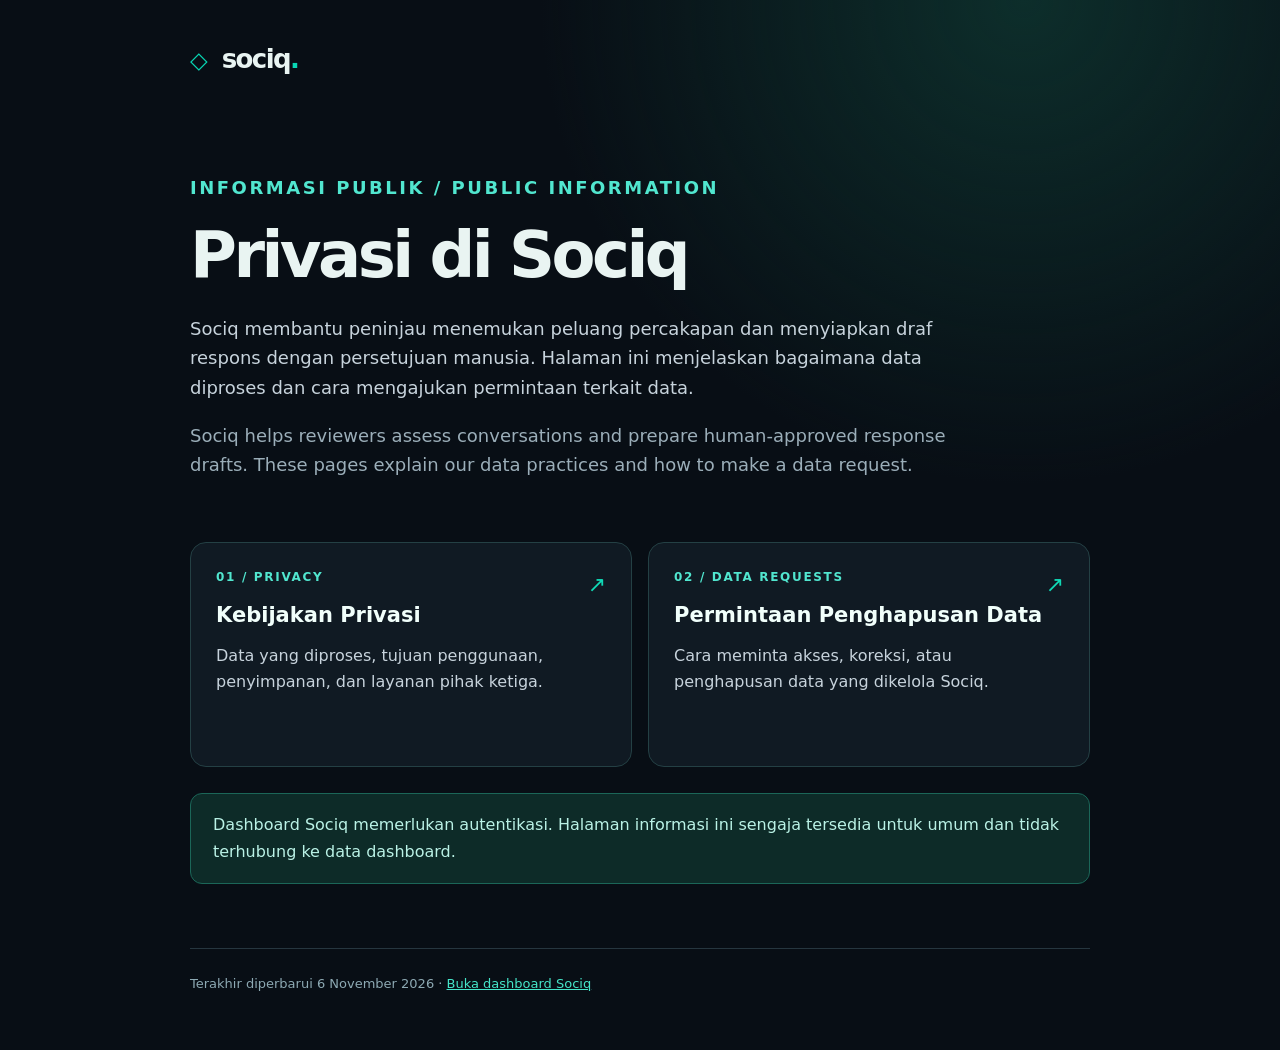
<file: index.html>
<!doctype html>
<html lang="id">
<head>
  <meta charset="utf-8">
  <meta name="viewport" content="width=device-width, initial-scale=1">
  <meta name="robots" content="index, follow">
  <meta name="description" content="Informasi privasi dan penghapusan data untuk Sociq.">
  <title>Sociq — Informasi Privasi</title>
  <link rel="stylesheet" href="assets/styles.css">
</head>
<body>
  <main class="wrap">
    <header class="brand"><span class="mark" aria-hidden="true">◇</span> sociq<span class="dot">.</span></header>
    <section class="hero">
      <p class="eyebrow">Informasi publik / Public information</p>
      <h1>Privasi di Sociq</h1>
      <p>Sociq membantu peninjau menemukan peluang percakapan dan menyiapkan draf respons dengan persetujuan manusia. Halaman ini menjelaskan bagaimana data diproses dan cara mengajukan permintaan terkait data.</p>
      <p class="secondary">Sociq helps reviewers assess conversations and prepare human-approved response drafts. These pages explain our data practices and how to make a data request.</p>
    </section>
    <nav class="cards" aria-label="Dokumen legal">
      <a class="card" href="privacy-policy/"><span class="card-kicker">01 / Privacy</span><strong>Kebijakan Privasi</strong><span>Data yang diproses, tujuan penggunaan, penyimpanan, dan layanan pihak ketiga.</span><span class="arrow" aria-hidden="true">↗</span></a>
      <a class="card" href="data-deletion/"><span class="card-kicker">02 / Data requests</span><strong>Permintaan Penghapusan Data</strong><span>Cara meminta akses, koreksi, atau penghapusan data yang dikelola Sociq.</span><span class="arrow" aria-hidden="true">↗</span></a>
    </nav>
    <aside class="notice">Dashboard Sociq memerlukan autentikasi. Halaman informasi ini sengaja tersedia untuk umum dan tidak terhubung ke data dashboard.</aside>
    <footer>Terakhir diperbarui 6 November 2026 · <a href="https://sociq-web-hrvydakpna-et.a.run.app/">Buka dashboard Sociq</a></footer>
  </main>
</body>
</html>
</file>
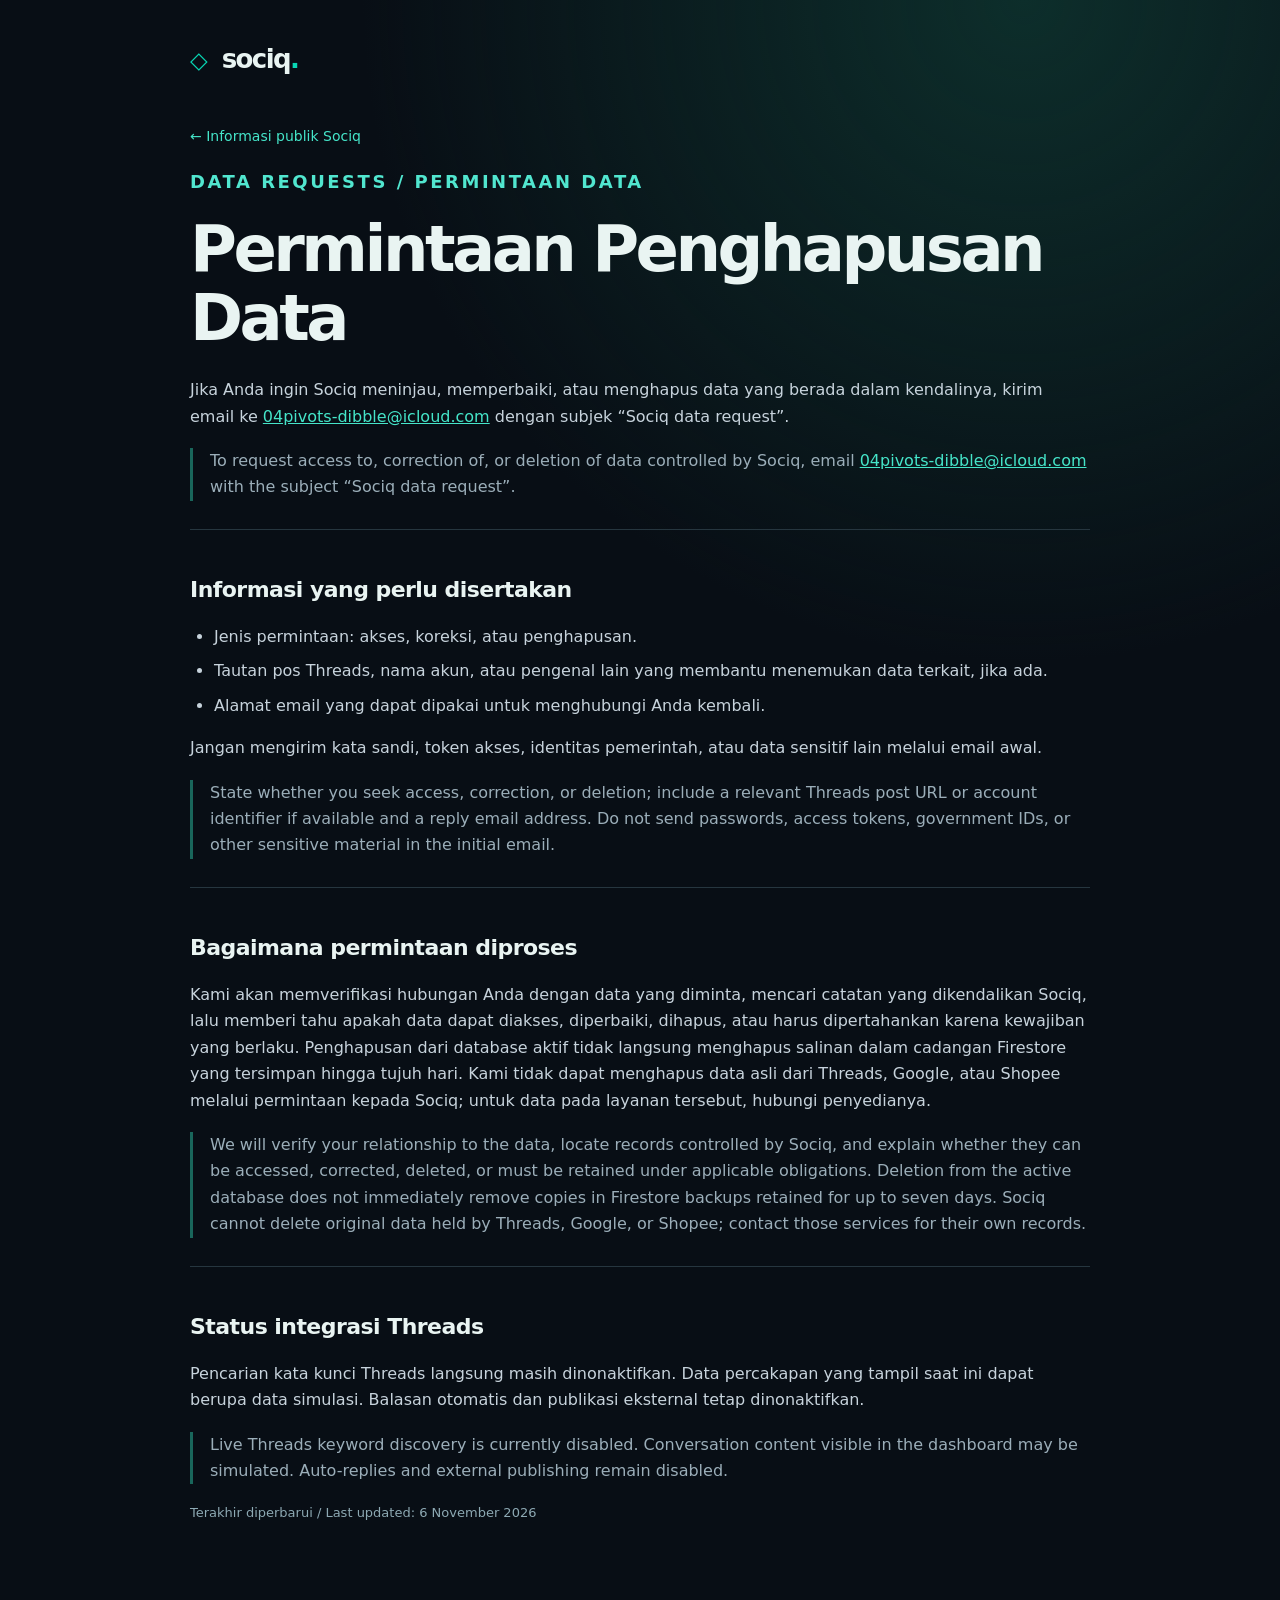
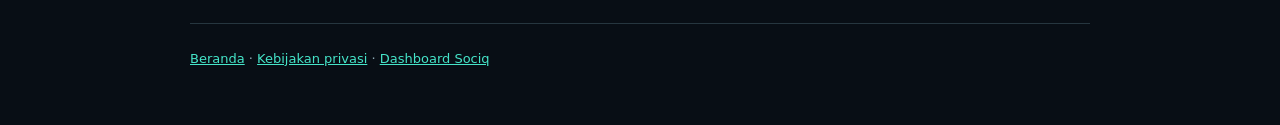
<file: data-deletion/index.html>
<!doctype html>
<html lang="id">
<head>
  <meta charset="utf-8">
  <meta name="viewport" content="width=device-width, initial-scale=1">
  <meta name="robots" content="index, follow">
  <meta name="description" content="Cara meminta akses, koreksi, dan penghapusan data yang dikelola Sociq.">
  <title>Permintaan Penghapusan Data — Sociq</title>
  <link rel="stylesheet" href="../assets/styles.css">
</head>
<body>
  <main class="wrap">
    <header class="brand"><span class="mark" aria-hidden="true">◇</span> sociq<span class="dot">.</span></header>
    <article class="document">
      <a class="back" href="../">← Informasi publik Sociq</a>
      <p class="eyebrow">Data requests / Permintaan data</p>
      <h1>Permintaan Penghapusan Data</h1>
      <p>Jika Anda ingin Sociq meninjau, memperbaiki, atau menghapus data yang berada dalam kendalinya, kirim email ke <a href="mailto:04pivots-dibble@icloud.com?subject=Sociq%20data%20request">04pivots-dibble@icloud.com</a> dengan subjek “Sociq data request”.</p>
      <p class="language" lang="en">To request access to, correction of, or deletion of data controlled by Sociq, email <a href="mailto:04pivots-dibble@icloud.com?subject=Sociq%20data%20request">04pivots-dibble@icloud.com</a> with the subject “Sociq data request”.</p>
      <section>
        <h2>Informasi yang perlu disertakan</h2>
        <ul>
          <li>Jenis permintaan: akses, koreksi, atau penghapusan.</li>
          <li>Tautan pos Threads, nama akun, atau pengenal lain yang membantu menemukan data terkait, jika ada.</li>
          <li>Alamat email yang dapat dipakai untuk menghubungi Anda kembali.</li>
        </ul>
        <p>Jangan mengirim kata sandi, token akses, identitas pemerintah, atau data sensitif lain melalui email awal.</p>
        <p class="language" lang="en">State whether you seek access, correction, or deletion; include a relevant Threads post URL or account identifier if available and a reply email address. Do not send passwords, access tokens, government IDs, or other sensitive material in the initial email.</p>
      </section>
      <section>
        <h2>Bagaimana permintaan diproses</h2>
        <p>Kami akan memverifikasi hubungan Anda dengan data yang diminta, mencari catatan yang dikendalikan Sociq, lalu memberi tahu apakah data dapat diakses, diperbaiki, dihapus, atau harus dipertahankan karena kewajiban yang berlaku. Penghapusan dari database aktif tidak langsung menghapus salinan dalam cadangan Firestore yang tersimpan hingga tujuh hari. Kami tidak dapat menghapus data asli dari Threads, Google, atau Shopee melalui permintaan kepada Sociq; untuk data pada layanan tersebut, hubungi penyedianya.</p>
        <p class="language" lang="en">We will verify your relationship to the data, locate records controlled by Sociq, and explain whether they can be accessed, corrected, deleted, or must be retained under applicable obligations. Deletion from the active database does not immediately remove copies in Firestore backups retained for up to seven days. Sociq cannot delete original data held by Threads, Google, or Shopee; contact those services for their own records.</p>
      </section>
      <section>
        <h2>Status integrasi Threads</h2>
        <p>Pencarian kata kunci Threads langsung masih dinonaktifkan. Data percakapan yang tampil saat ini dapat berupa data simulasi. Balasan otomatis dan publikasi eksternal tetap dinonaktifkan.</p>
        <p class="language" lang="en">Live Threads keyword discovery is currently disabled. Conversation content visible in the dashboard may be simulated. Auto-replies and external publishing remain disabled.</p>
      </section>
      <p class="meta">Terakhir diperbarui / Last updated: 6 November 2026</p>
    </article>
    <footer><a href="../">Beranda</a> · <a href="../privacy-policy/">Kebijakan privasi</a> · <a href="https://sociq-web-hrvydakpna-et.a.run.app/">Dashboard Sociq</a></footer>
  </main>
</body>
</html>
</file>
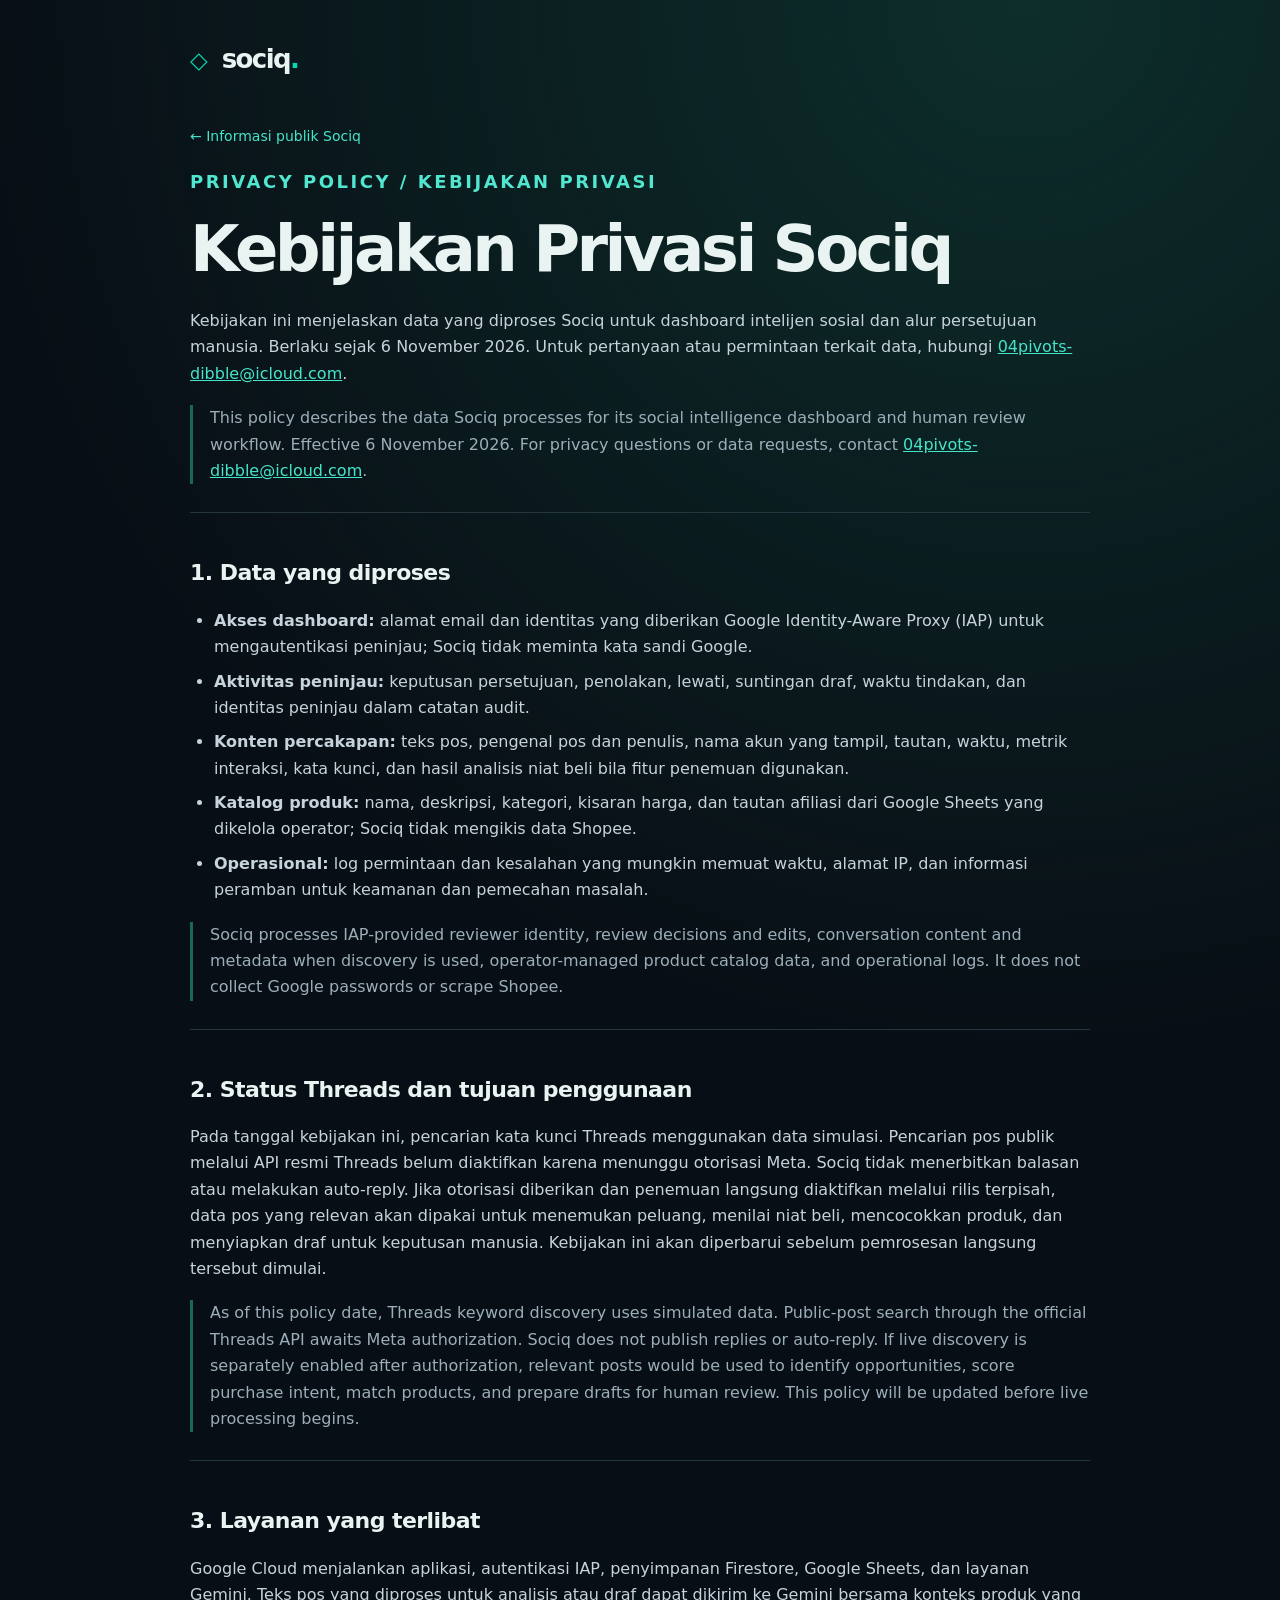
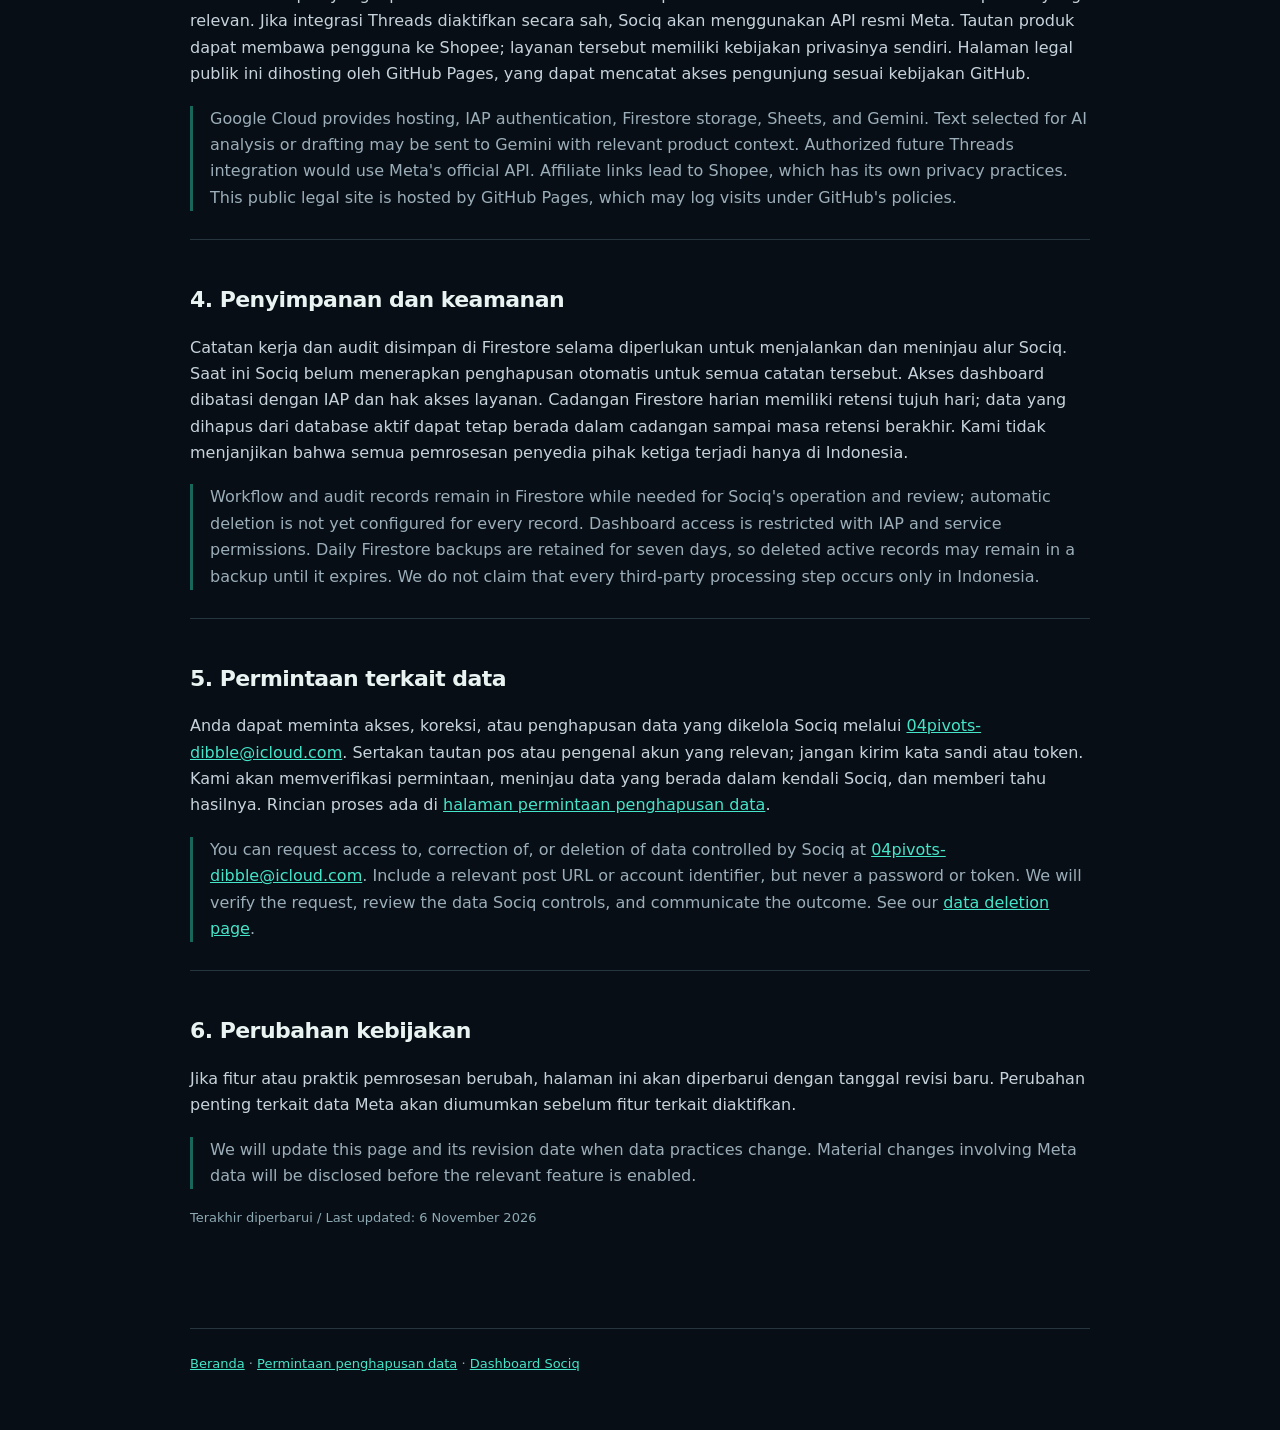
<file: privacy-policy/index.html>
<!doctype html>
<html lang="id">
<head>
  <meta charset="utf-8">
  <meta name="viewport" content="width=device-width, initial-scale=1">
  <meta name="robots" content="index, follow">
  <meta name="description" content="Kebijakan privasi Sociq: data yang diproses, penggunaan, penyimpanan, dan hak terkait data.">
  <title>Kebijakan Privasi — Sociq</title>
  <link rel="stylesheet" href="../assets/styles.css">
</head>
<body>
  <main class="wrap">
    <header class="brand"><span class="mark" aria-hidden="true">◇</span> sociq<span class="dot">.</span></header>
    <article class="document">
      <a class="back" href="../">← Informasi publik Sociq</a>
      <p class="eyebrow">Privacy policy / Kebijakan privasi</p>
      <h1>Kebijakan Privasi Sociq</h1>
      <p>Kebijakan ini menjelaskan data yang diproses Sociq untuk dashboard intelijen sosial dan alur persetujuan manusia. Berlaku sejak 6 November 2026. Untuk pertanyaan atau permintaan terkait data, hubungi <a href="mailto:04pivots-dibble@icloud.com">04pivots-dibble@icloud.com</a>.</p>
      <p class="language" lang="en">This policy describes the data Sociq processes for its social intelligence dashboard and human review workflow. Effective 6 November 2026. For privacy questions or data requests, contact <a href="mailto:04pivots-dibble@icloud.com">04pivots-dibble@icloud.com</a>.</p>

      <section>
        <h2>1. Data yang diproses</h2>
        <ul>
          <li><strong>Akses dashboard:</strong> alamat email dan identitas yang diberikan Google Identity-Aware Proxy (IAP) untuk mengautentikasi peninjau; Sociq tidak meminta kata sandi Google.</li>
          <li><strong>Aktivitas peninjau:</strong> keputusan persetujuan, penolakan, lewati, suntingan draf, waktu tindakan, dan identitas peninjau dalam catatan audit.</li>
          <li><strong>Konten percakapan:</strong> teks pos, pengenal pos dan penulis, nama akun yang tampil, tautan, waktu, metrik interaksi, kata kunci, dan hasil analisis niat beli bila fitur penemuan digunakan.</li>
          <li><strong>Katalog produk:</strong> nama, deskripsi, kategori, kisaran harga, dan tautan afiliasi dari Google Sheets yang dikelola operator; Sociq tidak mengikis data Shopee.</li>
          <li><strong>Operasional:</strong> log permintaan dan kesalahan yang mungkin memuat waktu, alamat IP, dan informasi peramban untuk keamanan dan pemecahan masalah.</li>
        </ul>
        <p class="language" lang="en">Sociq processes IAP-provided reviewer identity, review decisions and edits, conversation content and metadata when discovery is used, operator-managed product catalog data, and operational logs. It does not collect Google passwords or scrape Shopee.</p>
      </section>

      <section>
        <h2>2. Status Threads dan tujuan penggunaan</h2>
        <p>Pada tanggal kebijakan ini, pencarian kata kunci Threads menggunakan data simulasi. Pencarian pos publik melalui API resmi Threads belum diaktifkan karena menunggu otorisasi Meta. Sociq tidak menerbitkan balasan atau melakukan auto-reply. Jika otorisasi diberikan dan penemuan langsung diaktifkan melalui rilis terpisah, data pos yang relevan akan dipakai untuk menemukan peluang, menilai niat beli, mencocokkan produk, dan menyiapkan draf untuk keputusan manusia. Kebijakan ini akan diperbarui sebelum pemrosesan langsung tersebut dimulai.</p>
        <p class="language" lang="en">As of this policy date, Threads keyword discovery uses simulated data. Public-post search through the official Threads API awaits Meta authorization. Sociq does not publish replies or auto-reply. If live discovery is separately enabled after authorization, relevant posts would be used to identify opportunities, score purchase intent, match products, and prepare drafts for human review. This policy will be updated before live processing begins.</p>
      </section>

      <section>
        <h2>3. Layanan yang terlibat</h2>
        <p>Google Cloud menjalankan aplikasi, autentikasi IAP, penyimpanan Firestore, Google Sheets, dan layanan Gemini. Teks pos yang diproses untuk analisis atau draf dapat dikirim ke Gemini bersama konteks produk yang relevan. Jika integrasi Threads diaktifkan secara sah, Sociq akan menggunakan API resmi Meta. Tautan produk dapat membawa pengguna ke Shopee; layanan tersebut memiliki kebijakan privasinya sendiri. Halaman legal publik ini dihosting oleh GitHub Pages, yang dapat mencatat akses pengunjung sesuai kebijakan GitHub.</p>
        <p class="language" lang="en">Google Cloud provides hosting, IAP authentication, Firestore storage, Sheets, and Gemini. Text selected for AI analysis or drafting may be sent to Gemini with relevant product context. Authorized future Threads integration would use Meta's official API. Affiliate links lead to Shopee, which has its own privacy practices. This public legal site is hosted by GitHub Pages, which may log visits under GitHub's policies.</p>
      </section>

      <section>
        <h2>4. Penyimpanan dan keamanan</h2>
        <p>Catatan kerja dan audit disimpan di Firestore selama diperlukan untuk menjalankan dan meninjau alur Sociq. Saat ini Sociq belum menerapkan penghapusan otomatis untuk semua catatan tersebut. Akses dashboard dibatasi dengan IAP dan hak akses layanan. Cadangan Firestore harian memiliki retensi tujuh hari; data yang dihapus dari database aktif dapat tetap berada dalam cadangan sampai masa retensi berakhir. Kami tidak menjanjikan bahwa semua pemrosesan penyedia pihak ketiga terjadi hanya di Indonesia.</p>
        <p class="language" lang="en">Workflow and audit records remain in Firestore while needed for Sociq's operation and review; automatic deletion is not yet configured for every record. Dashboard access is restricted with IAP and service permissions. Daily Firestore backups are retained for seven days, so deleted active records may remain in a backup until it expires. We do not claim that every third-party processing step occurs only in Indonesia.</p>
      </section>

      <section>
        <h2>5. Permintaan terkait data</h2>
        <p>Anda dapat meminta akses, koreksi, atau penghapusan data yang dikelola Sociq melalui <a href="mailto:04pivots-dibble@icloud.com">04pivots-dibble@icloud.com</a>. Sertakan tautan pos atau pengenal akun yang relevan; jangan kirim kata sandi atau token. Kami akan memverifikasi permintaan, meninjau data yang berada dalam kendali Sociq, dan memberi tahu hasilnya. Rincian proses ada di <a href="../data-deletion/">halaman permintaan penghapusan data</a>.</p>
        <p class="language" lang="en">You can request access to, correction of, or deletion of data controlled by Sociq at <a href="mailto:04pivots-dibble@icloud.com">04pivots-dibble@icloud.com</a>. Include a relevant post URL or account identifier, but never a password or token. We will verify the request, review the data Sociq controls, and communicate the outcome. See our <a href="../data-deletion/">data deletion page</a>.</p>
      </section>

      <section>
        <h2>6. Perubahan kebijakan</h2>
        <p>Jika fitur atau praktik pemrosesan berubah, halaman ini akan diperbarui dengan tanggal revisi baru. Perubahan penting terkait data Meta akan diumumkan sebelum fitur terkait diaktifkan.</p>
        <p class="language" lang="en">We will update this page and its revision date when data practices change. Material changes involving Meta data will be disclosed before the relevant feature is enabled.</p>
      </section>
      <p class="meta">Terakhir diperbarui / Last updated: 6 November 2026</p>
    </article>
    <footer><a href="../">Beranda</a> · <a href="../data-deletion/">Permintaan penghapusan data</a> · <a href="https://sociq-web-hrvydakpna-et.a.run.app/">Dashboard Sociq</a></footer>
  </main>
</body>
</html>
</file>
<file: assets/styles.css>
:root{color-scheme:dark;font-family:Inter,ui-sans-serif,system-ui,-apple-system,BlinkMacSystemFont,"Segoe UI",sans-serif;background:#080e15;color:#e9f4f2;font-size:16px;line-height:1.65}
*{box-sizing:border-box}body{margin:0;background:radial-gradient(circle at 80% 0%,#0d2e2b 0%,transparent 33%),#080e15}a{color:#45e5c9}a:hover{color:#9ffff0}.wrap{width:min(900px,calc(100% - 36px));margin:0 auto;padding:38px 0 56px}.brand{font-size:26px;font-weight:750;letter-spacing:-.06em}.mark,.dot{color:#08d7b4}.mark{font-size:23px;margin-right:8px}.hero{padding:74px 0 44px}.eyebrow,.card-kicker{font-size:12px;letter-spacing:.14em;text-transform:uppercase;color:#51e6cf;font-weight:700}h1{font-size:clamp(38px,6vw,64px);line-height:1.08;letter-spacing:-.055em;margin:12px 0 24px}h2{font-size:22px;letter-spacing:-.025em;margin:38px 0 10px}h3{font-size:17px;margin:22px 0 8px}p,li{color:#c7d3dc}.hero p{font-size:18px;max-width:760px}.secondary,.en{color:#9baeb9}.cards{display:grid;grid-template-columns:repeat(2,minmax(0,1fr));gap:16px}.card{position:relative;display:flex;flex-direction:column;gap:10px;min-height:225px;padding:25px;border:1px solid #244044;border-radius:16px;background:#101a23;color:#c7d3dc;text-decoration:none}.card:hover{border-color:#0bcaaa;background:#12252a}.card strong{font-size:21px;color:#f1fffb}.card .arrow{position:absolute;right:25px;top:24px;font-size:22px;color:#10d8b5}.notice{margin-top:26px;padding:18px 22px;border:1px solid #1b6658;border-radius:12px;background:#0d2b28;color:#baf2e6}.document{padding:42px 0 22px}.document>p:first-of-type{font-size:18px}.document section{border-top:1px solid #26363f;padding-top:4px;margin-top:28px}.document ul{padding-left:24px}.document li{margin:8px 0}.language{border-left:3px solid #19665b;padding-left:17px;margin:18px 0;color:#9baeb9}.back{font-size:14px;text-decoration:none}.meta{font-size:13px;color:#8da9b3}footer{border-top:1px solid #26363f;margin-top:64px;padding-top:24px;font-size:13px;color:#8da9b3}@media(max-width:650px){.wrap{width:min(100% - 28px,900px);padding-top:24px}.hero{padding:46px 0 30px}.cards{grid-template-columns:1fr}.card{min-height:180px}.document{padding-top:30px}}
</file>
